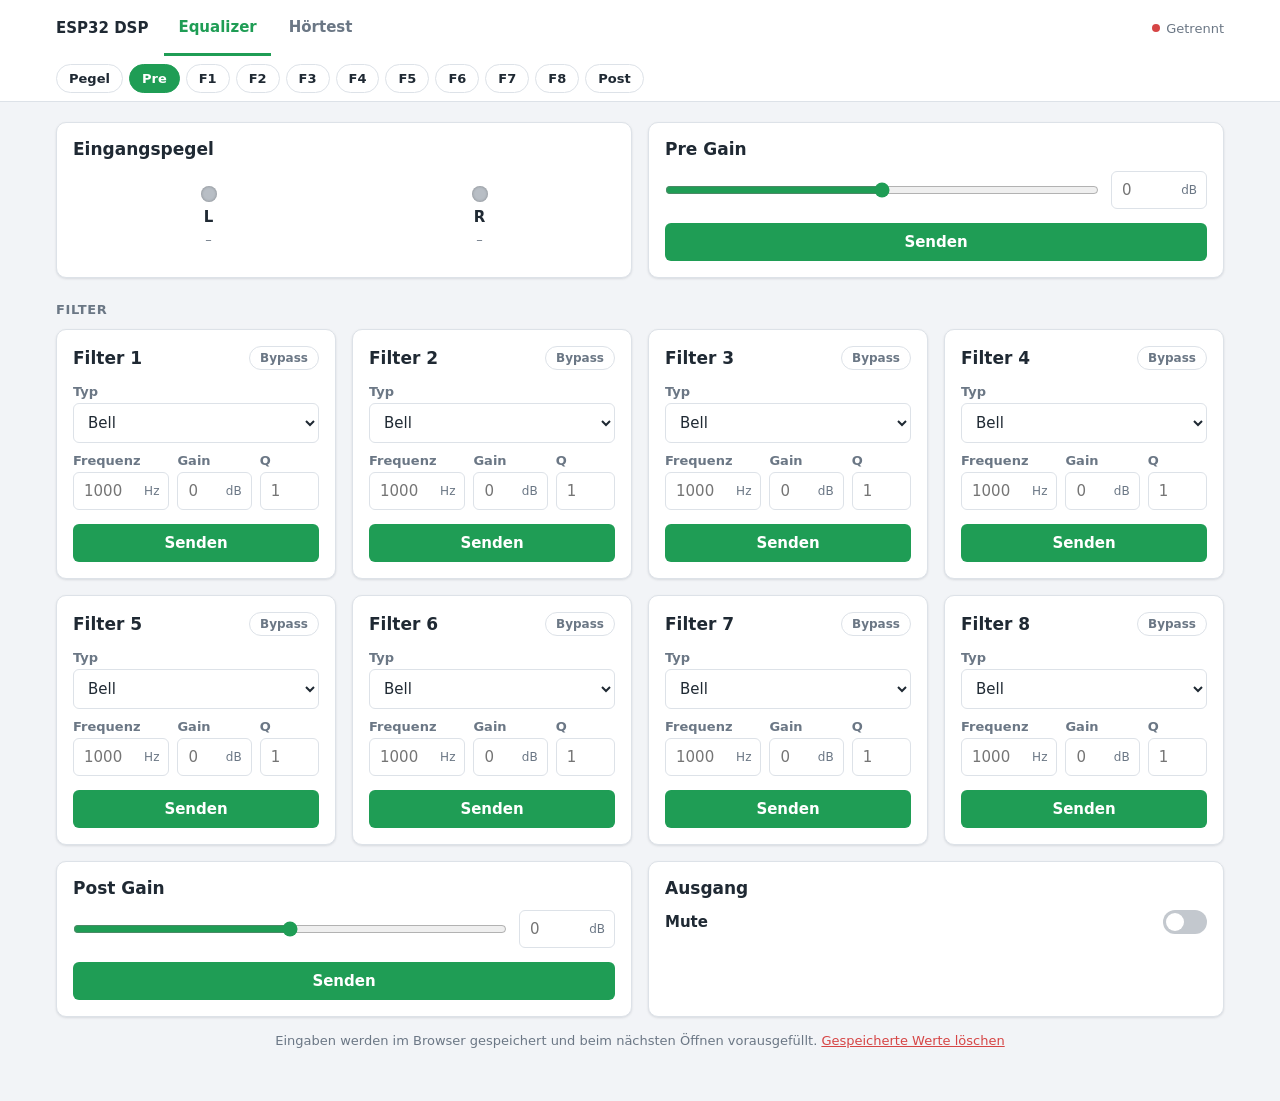
<file: firmware/data/index.html>
<!DOCTYPE html>
<html lang="de">

<head>
    <meta charset="UTF-8">
    <meta name="viewport" content="width=device-width, initial-scale=1.0">
    <title>DSP – Equalizer</title>
    <link rel="stylesheet" href="main.css">
</head>

<body>
    <!-- =======================
         Hauptnavigation (gleich auf allen Seiten)
         ======================= -->
    <header class="topbar">
        <div class="topbar-inner">
            <span class="brand">ESP32 DSP</span>
            <nav class="tabs">
                <a href="/" class="tab active" aria-current="page">Equalizer</a>
                <a href="/hoertest.html" class="tab">Hörtest</a>
            </nav>
            <span id="connectionStatus" class="conn" title="WebSocket-Verbindung">
                <span class="conn-dot"></span><span id="outputSignalLeds">Verbinde …</span>
            </span>
        </div>

        <!-- Sprungnavigation innerhalb der Seite (wird in app.js um Filter 1–8 ergänzt) -->
        <nav class="subnav" id="subnav">
            <a href="#sectionMeter" class="chip">Pegel</a>
            <a href="#sectionPre" class="chip">Pre</a>
            <!-- Filter-Chips werden hier eingefügt -->
            <a href="#postFilterContainer" class="chip" id="chipPost">Post</a>
        </nav>
    </header>

    <main class="page">

        <!-- =======================
             Metering + Pre Gain
             ======================= -->
        <section class="row">
            <div class="card" id="sectionMeter">
                <h2>Eingangspegel</h2>
                <div class="led-container">
                    <div class="led-unit">
                        <span id="signalLedL" class="led"></span>
                        <span class="led-label">L</span>
                        <span id="channelSignalLedL" class="led-value">–</span>
                    </div>
                    <div class="led-unit">
                        <span id="signalLedR" class="led"></span>
                        <span class="led-label">R</span>
                        <span id="channelSignalLedR" class="led-value">–</span>
                    </div>
                </div>
            </div>

            <div class="card" id="sectionPre">
                <h2>Pre Gain</h2>
                <div class="gain-control">
                    <input type="range" id="gainPreSlider" min="-30" max="30" step="0.5" value="0"
                        aria-label="Pre Gain">
                    <div class="field field-unit">
                        <input type="text" id="gainPreInput" inputmode="decimal" placeholder="0">
                        <span class="unit">dB</span>
                    </div>
                </div>
                <button id="gainPreSend" class="btn">Senden</button>
                <p id="outputGainPre" class="status"></p>
            </div>
        </section>

        <!-- =======================
             Filter 1 … FILTER_COUNT (werden in app.js aus dem Template erzeugt)
             ======================= -->
        <h2 class="section-title">Filter</h2>
        <section class="filter-grid" id="filterGrid"></section>

        <template id="filterTemplate">
            <div class="card filter-card">
                <div class="card-head">
                    <h2 data-role="title">Filter</h2>
                    <button data-role="bypass" class="toggle-btn" title="Filter umgehen">Bypass</button>
                </div>

                <label data-role="typeLabel">Typ</label>
                <select data-role="type">
                    <option value="bell">Bell</option>
                </select>

                <div class="field-row">
                    <div>
                        <label data-role="freqLabel">Frequenz</label>
                        <div class="field field-unit">
                            <input type="text" data-role="freq" inputmode="decimal" placeholder="1000">
                            <span class="unit">Hz</span>
                        </div>
                    </div>
                    <div>
                        <label data-role="gainLabel">Gain</label>
                        <div class="field field-unit">
                            <input type="text" data-role="gain" inputmode="decimal" placeholder="0">
                            <span class="unit">dB</span>
                        </div>
                    </div>
                    <div>
                        <label data-role="qLabel">Q</label>
                        <div class="field">
                            <input type="text" data-role="q" inputmode="decimal" placeholder="1">
                        </div>
                    </div>
                </div>

                <button data-role="send" class="btn">Senden</button>
                <p data-role="output" class="status"></p>
            </div>
        </template>

        <!-- =======================
             Post Gain + Mute
             ======================= -->
        <section class="row">
            <div class="card" id="postFilterContainer">
                <h2>Post Gain</h2>
                <div class="gain-control">
                    <input type="range" id="gainPostSlider" min="-30" max="30" step="0.5" value="0"
                        aria-label="Post Gain">
                    <div class="field field-unit">
                        <input type="text" id="gainPostInput" inputmode="decimal" placeholder="0">
                        <span class="unit">dB</span>
                    </div>
                </div>
                <button id="gainPostSend" class="btn">Senden</button>
                <p id="outputGainPost" class="status"></p>
            </div>

            <div class="card">
                <h2>Ausgang</h2>
                <div class="switch-row">
                    <label for="muteCheckbox">Mute</label>
                    <label class="switch">
                        <input type="checkbox" id="muteCheckbox">
                        <span class="slider"></span>
                    </label>
                </div>
                <p id="outputMute" class="status"></p>
            </div>
        </section>

        <p class="footnote">Eingaben werden im Browser gespeichert und beim nächsten Öffnen vorausgefüllt.
            <button id="resetStorage" class="link-btn">Gespeicherte Werte löschen</button></p>
    </main>

    <script src="app.js"></script>
</body>

</html>
</file>
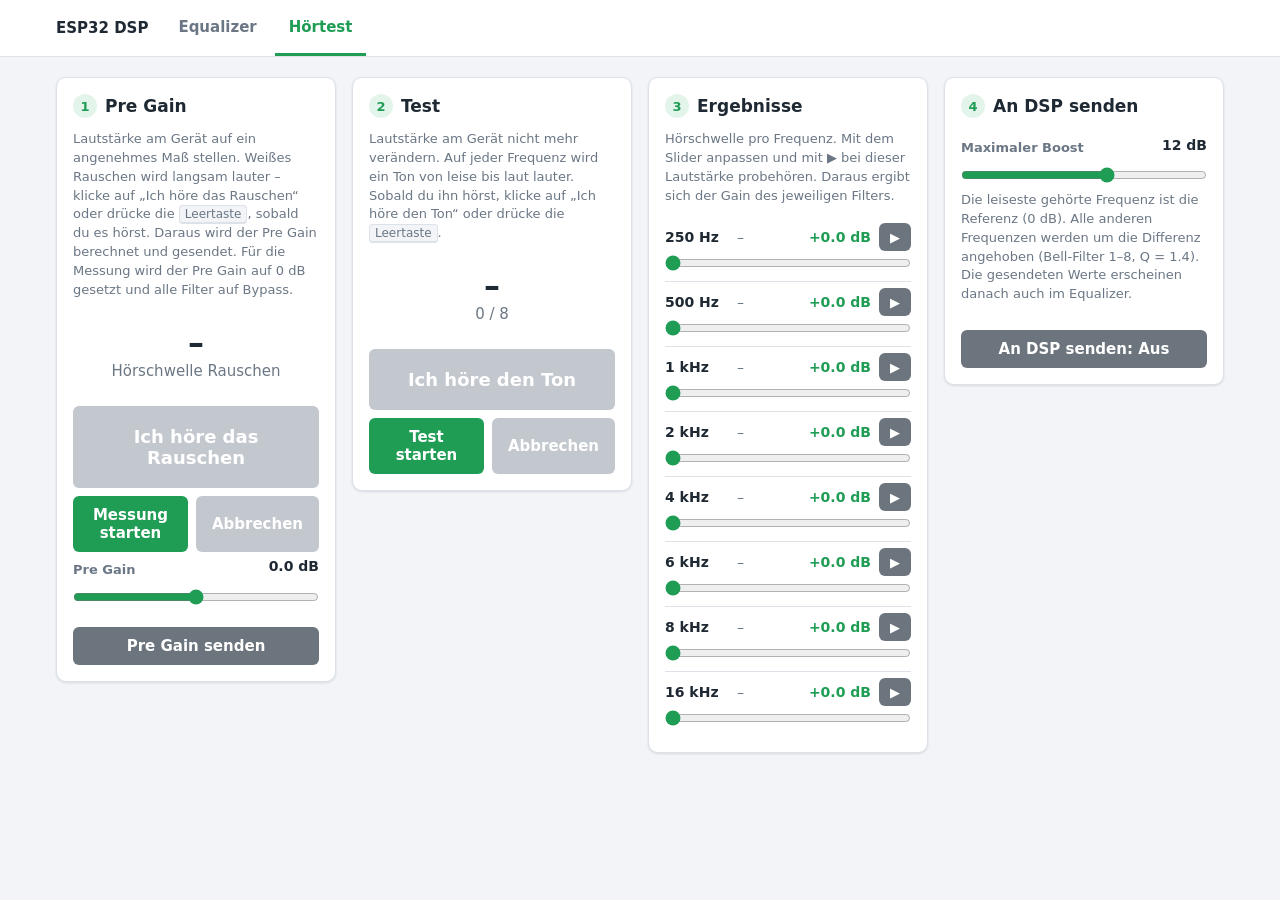
<file: firmware/data/hoertest.html>
<!DOCTYPE html>
<html lang="de">

<head>
    <meta charset="UTF-8">
    <meta name="viewport" content="width=device-width, initial-scale=1.0">
    <title>DSP – Hörtest</title>
    <link rel="stylesheet" href="main.css">
</head>

<body>
    <!-- =======================
         Hauptnavigation (gleich auf allen Seiten)
         ======================= -->
    <header class="topbar">
        <div class="topbar-inner">
            <span class="brand">ESP32 DSP</span>
            <nav class="tabs">
                <a href="/" class="tab">Equalizer</a>
                <a href="/hoertest.html" class="tab active" aria-current="page">Hörtest</a>
            </nav>
        </div>
    </header>

    <main class="page">
        <section class="row row-3">

            <!-- =======================
                 1. Pre Gain bestimmen (weißes Rauschen)
                 ======================= -->
            <div class="card">
                <h2><span class="step">1</span>Pre Gain</h2>

                <p class="hint">
                    Lautstärke am Gerät auf ein angenehmes Maß stellen. Weißes Rauschen wird langsam
                    lauter – klicke auf „Ich höre das Rauschen“ oder drücke die <kbd>Leertaste</kbd>,
                    sobald du es hörst. Daraus wird der Pre Gain berechnet und gesendet.
                    Für die Messung wird der Pre Gain auf 0 dB gesetzt und alle Filter auf Bypass.
                </p>

                <div class="test-display">
                    <p id="noiseThreshold" class="big-value">–</p>
                    <p class="muted">Hörschwelle Rauschen</p>
                </div>

                <button id="noiseHeard" class="btn heard-btn" disabled>Ich höre das Rauschen</button>
                <div class="btn-row">
                    <button id="noiseStart" class="btn">Messung starten</button>
                    <button id="noiseCancel" class="btn btn-secondary" disabled>Abbrechen</button>
                </div>

                <div class="label-row">
                    <label for="preGainSlider">Pre Gain</label>
                    <span id="preGainValue" class="value-badge"></span>
                </div>
                <input type="range" id="preGainSlider" min="-30" max="30" step="0.5" value="0">
                <button id="preGainSend" class="btn btn-secondary">Pre Gain senden</button>

                <p id="outputNoise" class="status"></p>
            </div>

            <!-- =======================
                 2. Test
                 ======================= -->
            <div class="card">
                <h2><span class="step">2</span>Test</h2>

                <p class="hint">
                    Lautstärke am Gerät nicht mehr verändern. Auf jeder Frequenz wird ein Ton
                    von leise bis laut lauter. Sobald du ihn hörst, klicke auf „Ich höre den Ton“
                    oder drücke die <kbd>Leertaste</kbd>.
                </p>

                <div class="test-display">
                    <p id="testFreq" class="big-value">–</p>
                    <p id="testProgress" class="muted">0 / 8</p>
                </div>

                <!-- Lautstärkeanzeige: ausgeblendet, damit der Tonstart nicht sichtbar ist -->
                <div hidden>
                    <p id="testLevel" class="big-value">– dBFS</p>
                    <div class="level-bar"><div id="testLevelFill" class="level-bar-fill"></div></div>
                </div>

                <button id="testHeard" class="btn heard-btn" disabled>Ich höre den Ton</button>
                <div class="btn-row">
                    <button id="testStart" class="btn">Test starten</button>
                    <button id="testCancel" class="btn btn-secondary" disabled>Abbrechen</button>
                </div>

                <p id="outputTest" class="status"></p>
            </div>

            <!-- =======================
                 3. Ergebnisse / manuelles Patchen
                 Zeilen werden in hoertest.js aus #bandTemplate erzeugt
                 ======================= -->
            <div class="card">
                <h2><span class="step">3</span>Ergebnisse</h2>
                <p class="hint">
                    Hörschwelle pro Frequenz. Mit dem Slider anpassen und mit ▶ bei dieser Lautstärke
                    probehören. Daraus ergibt sich der Gain des jeweiligen Filters.
                </p>

                <div id="bandList"></div>

                <template id="bandTemplate">
                    <div class="band-row">
                        <div class="band-head">
                            <span data-role="freq" class="band-freq"></span>
                            <span data-role="threshold" class="band-value"></span>
                            <span data-role="gain" class="band-gain"></span>
                            <button data-role="play" class="play-btn" title="Ton probehören">▶</button>
                        </div>
                        <input type="range" data-role="slider" min="-80" max="0" step="1">
                    </div>
                </template>
            </div>

            <!-- =======================
                 4. Übertragung an den ADAU
                 ======================= -->
            <div class="card">
                <h2><span class="step">4</span>An DSP senden</h2>

                <div class="label-row">
                    <label for="maxBoost">Maximaler Boost</label>
                    <span id="maxBoostValue" class="value-badge"></span>
                </div>
                <input type="range" id="maxBoost" min="0" max="20" step="1" value="12">

                <p class="hint">
                    Die leiseste gehörte Frequenz ist die Referenz (0 dB). Alle anderen Frequenzen
                    werden um die Differenz angehoben (Bell-Filter 1–8, Q = <span id="qValue"></span>).
                    Die gesendeten Werte erscheinen danach auch im Equalizer.
                </p>

                <!-- An/Aus: aktiv = Filter senden, inaktiv = alle 8 Filter auf Bypass -->
                <button id="dspToggle" class="btn dsp-toggle">An DSP senden: Aus</button>
                <p id="outputDsp" class="status"></p>
            </div>

        </section>
    </main>

    <script src="hoertest.js"></script>
</body>

</html>
</file>
<file: firmware/data/main.css>
/* ===========================
   Farben & Grundwerte
   =========================== */
:root {
    --bg: #f2f4f7;
    --card: #ffffff;
    --text: #1f2933;
    --muted: #6b7785;
    --border: #dde2e8;
    --accent: #1f9d55;
    --accent-hover: #188046;
    --accent-soft: #e3f4ea;
    --danger: #d64545;
    --danger-soft: #fbe9e9;
    --neutral: #6c757d;
    --radius: 10px;
    --shadow: 0 1px 3px rgba(16, 24, 40, 0.08), 0 1px 2px rgba(16, 24, 40, 0.04);
    --header-h: 104px; /* Höhe Topbar + Sprungnavigation, für Anker-Sprünge */
}

* {
    box-sizing: border-box;
}

html {
    scroll-behavior: smooth;
}

body {
    margin: 0;
    font-family: system-ui, -apple-system, "Segoe UI", Roboto, Arial, sans-serif;
    font-size: 15px;
    color: var(--text);
    background: var(--bg);
}

h2 {
    font-size: 17px;
    margin: 0 0 12px 0;
    display: flex;
    align-items: center;
    gap: 8px;
}


/* ===========================
   Topbar + Navigation
   =========================== */
.topbar {
    position: sticky;
    top: 0;
    z-index: 10;
    background: var(--card);
    border-bottom: 1px solid var(--border);
}

.topbar-inner {
    max-width: 1200px;
    margin: 0 auto;
    padding: 0 16px;
    height: 56px;
    display: flex;
    align-items: center;
    gap: 16px;
}

.brand {
    font-weight: 700;
    white-space: nowrap;
}

.tabs {
    display: flex;
    gap: 4px;
    height: 100%;
}

.tab {
    display: flex;
    align-items: center;
    padding: 0 14px;
    color: var(--muted);
    text-decoration: none;
    font-weight: 600;
    border-bottom: 3px solid transparent;
}

.tab:hover {
    color: var(--text);
}

.tab.active {
    color: var(--accent);
    border-bottom-color: var(--accent);
}

/* Verbindungsstatus (WebSocket) */
.conn {
    margin-left: auto;
    display: flex;
    align-items: center;
    gap: 6px;
    font-size: 13px;
    color: var(--muted);
    white-space: nowrap;
}

.conn-dot {
    width: 8px;
    height: 8px;
    border-radius: 50%;
    background: #f0b429;
}

.conn[data-state="ok"] .conn-dot {
    background: var(--accent);
}

.conn[data-state="error"] .conn-dot {
    background: var(--danger);
}

/* Sprungnavigation innerhalb einer Seite */
.subnav {
    max-width: 1200px;
    margin: 0 auto;
    padding: 8px 16px;
    display: flex;
    gap: 6px;
    overflow-x: auto;
    scrollbar-width: none;
}

.subnav::-webkit-scrollbar {
    display: none;
}

.chip {
    flex: 0 0 auto;
    padding: 6px 12px;
    border-radius: 999px;
    border: 1px solid var(--border);
    background: var(--card);
    color: var(--text);
    font-size: 13px;
    font-weight: 600;
    text-decoration: none;
}

.chip:hover {
    border-color: var(--accent);
}

.chip.active {
    background: var(--accent);
    border-color: var(--accent);
    color: #fff;
}

.chip.is-bypassed:not(.active) {
    color: var(--muted);
    text-decoration: line-through;
}


/* ===========================
   Seitenlayout
   =========================== */
.page {
    max-width: 1200px;
    margin: 0 auto;
    padding: 20px 16px 40px;
}

.row {
    display: grid;
    grid-template-columns: repeat(auto-fit, minmax(280px, 1fr));
    gap: 16px;
    margin-bottom: 16px;
}

.row-3 {
    grid-template-columns: repeat(auto-fit, minmax(260px, 1fr));
    align-items: start;
}

.filter-grid {
    display: grid;
    grid-template-columns: repeat(auto-fill, minmax(250px, 1fr));
    gap: 16px;
    margin-bottom: 16px;
}

.section-title {
    margin: 24px 0 12px;
    color: var(--muted);
    font-size: 13px;
    text-transform: uppercase;
    letter-spacing: 0.05em;
}

.card {
    background: var(--card);
    border: 1px solid var(--border);
    border-radius: var(--radius);
    box-shadow: var(--shadow);
    padding: 16px;
    display: flex;
    flex-direction: column;
    scroll-margin-top: calc(var(--header-h) + 12px);
    transition: opacity 0.2s;
}

.card-head {
    display: flex;
    justify-content: space-between;
    align-items: center;
    margin-bottom: 4px;
}

.card-head h2 {
    margin: 0;
}

.filter-card.is-bypassed {
    opacity: 0.6;
}

.footnote {
    font-size: 13px;
    color: var(--muted);
    text-align: center;
}


/* ===========================
   Formularelemente
   =========================== */
label {
    display: block;
    font-size: 13px;
    font-weight: 600;
    color: var(--muted);
    margin: 10px 0 4px;
}

input[type="text"],
select {
    width: 100%;
    padding: 9px 10px;
    font: inherit;
    color: inherit;
    border: 1px solid var(--border);
    border-radius: 6px;
    background: #fff;
}

input[type="text"]:focus,
select:focus {
    outline: none;
    border-color: var(--accent);
    box-shadow: 0 0 0 3px var(--accent-soft);
}

input[type="range"] {
    width: 100%;
    margin: 8px 0;
    accent-color: var(--accent);
}

/* Eingabefeld mit Einheit rechts */
.field {
    position: relative;
}

.field-unit input {
    padding-right: 34px;
}

.unit {
    position: absolute;
    right: 10px;
    top: 50%;
    transform: translateY(-50%);
    font-size: 12px;
    color: var(--muted);
    pointer-events: none;
}

.field-row {
    display: grid;
    grid-template-columns: 1.3fr 1fr 0.8fr;
    gap: 8px;
}

.gain-control {
    display: grid;
    grid-template-columns: 1fr 96px;
    gap: 12px;
    align-items: center;
}

.label-row {
    display: flex;
    justify-content: space-between;
    align-items: center;
}

.value-badge {
    font-weight: 700;
    font-size: 14px;
}

/* Buttons */
.btn {
    margin-top: 14px;
    padding: 10px 16px;
    border: none;
    border-radius: 6px;
    background: var(--accent);
    color: #fff;
    font: inherit;
    font-weight: 600;
    cursor: pointer;
}

.btn:hover {
    background: var(--accent-hover);
}

.btn-secondary {
    background: var(--neutral);
}

.btn-secondary:hover {
    background: #5a6268;
}

button:disabled,
button:disabled:hover {
    background: #c3c8ce;
    cursor: not-allowed;
}

.btn-row {
    display: flex;
    gap: 8px;
}

.btn-row .btn {
    flex: 1;
    margin-top: 8px;
}

.toggle-btn {
    padding: 4px 10px;
    border: 1px solid var(--border);
    border-radius: 999px;
    background: #fff;
    color: var(--muted);
    font: inherit;
    font-size: 12px;
    font-weight: 600;
    cursor: pointer;
}

.toggle-btn:hover {
    border-color: var(--neutral);
}

.toggle-btn.active {
    background: var(--danger);
    border-color: var(--danger);
    color: #fff;
}

.link-btn {
    border: none;
    background: none;
    padding: 0;
    color: var(--danger);
    font: inherit;
    text-decoration: underline;
    cursor: pointer;
}

/* Statuszeile unter Karten */
.status {
    min-height: 1.2em;
    margin: 8px 0 0;
    font-size: 12px;
    color: var(--muted);
    word-break: break-word;
}

.status[data-type="ok"] {
    color: var(--accent);
}

.status[data-type="error"] {
    color: var(--danger);
}

.status:empty {
    display: none;
}

.hint {
    font-size: 13px;
    color: var(--muted);
    margin: 0 0 12px;
    line-height: 1.45;
}

.muted {
    color: var(--muted);
    margin: 0;
}

kbd {
    font-family: inherit;
    font-size: 12px;
    padding: 1px 5px;
    border: 1px solid var(--border);
    border-bottom-width: 2px;
    border-radius: 4px;
    background: var(--bg);
}


/* ===========================
   Mute-Switch
   =========================== */
.switch-row {
    display: flex;
    justify-content: space-between;
    align-items: center;
}

.switch-row label {
    margin: 0;
    font-size: 15px;
    color: var(--text);
}

.switch {
    position: relative;
    display: inline-block;
    width: 44px;
    height: 24px;
}

.switch input {
    opacity: 0;
    width: 0;
    height: 0;
}

.slider {
    position: absolute;
    inset: 0;
    cursor: pointer;
    background: #c3c8ce;
    border-radius: 24px;
    transition: 0.2s;
}

.slider:before {
    content: "";
    position: absolute;
    width: 18px;
    height: 18px;
    left: 3px;
    top: 3px;
    background: #fff;
    border-radius: 50%;
    transition: 0.2s;
}

input:checked + .slider {
    background: var(--danger);
}

input:checked + .slider:before {
    transform: translateX(20px);
}


/* ===========================
   Pegel-LEDs
   =========================== */
.led-container {
    display: flex;
    justify-content: space-around;
    align-items: center;
    flex: 1;
    padding: 8px 0;
}

.led-unit {
    display: flex;
    flex-direction: column;
    align-items: center;
    gap: 6px;
}

.led {
    width: 16px;
    height: 16px;
    border-radius: 50%;
    background: #b8bec5;
    box-shadow: inset 0 0 3px rgba(0, 0, 0, 0.3);
}

.led.green {
    background: #28a745;
    box-shadow: 0 0 8px #28a745;
}

.led.yellow {
    background: #e7d808;
    box-shadow: 0 0 8px #e7d808;
}

.led.red {
    background: var(--danger);
    box-shadow: 0 0 8px var(--danger);
}

.led.black {
    background: #000;
}

.led-label {
    font-weight: 700;
}

.led-value {
    font-size: 13px;
    color: var(--muted);
    font-variant-numeric: tabular-nums;
}


/* ===========================
   Hörtest
   =========================== */
.step {
    display: inline-flex;
    align-items: center;
    justify-content: center;
    width: 24px;
    height: 24px;
    border-radius: 50%;
    background: var(--accent-soft);
    color: var(--accent);
    font-size: 13px;
}

.test-display {
    text-align: center;
    padding: 12px 0;
}

.big-value {
    font-size: 32px;
    font-weight: 700;
    margin: 0;
}

.level-bar {
    width: 100%;
    height: 12px;
    background: #e9ecef;
    border-radius: 6px;
    overflow: hidden;
    margin: 10px 0;
}

.level-bar-fill {
    height: 100%;
    width: 0;
    background: linear-gradient(90deg, #28a745, #e7f708, #dc3545);
}

.heard-btn {
    font-size: 18px;
    padding: 20px;
}

.band-row {
    border-bottom: 1px solid var(--border);
    padding: 6px 0;
}

.band-row:last-child {
    border-bottom: none;
}

.band-head {
    display: flex;
    align-items: center;
    gap: 8px;
    font-size: 14px;
}

.band-freq {
    font-weight: 700;
    width: 64px;
}

.band-value {
    flex: 1;
    color: var(--muted);
    font-variant-numeric: tabular-nums;
}

.band-gain {
    color: var(--accent);
    font-weight: 700;
    font-variant-numeric: tabular-nums;
}

.band-row input[type="range"] {
    margin: 4px 0 0;
}

.play-btn {
    width: 32px;
    height: 28px;
    padding: 0;
    border: none;
    border-radius: 6px;
    background: var(--neutral);
    color: #fff;
    cursor: pointer;
}

.play-btn.active {
    background: var(--danger);
}

.dsp-toggle,
.dsp-toggle:hover {
    background: var(--neutral);
}

.dsp-toggle.active {
    background: var(--accent);
}


/* ===========================
   Smartphone
   =========================== */
@media (max-width: 600px) {
    .brand {
        display: none;
    }

    .tab {
        padding: 0 10px;
    }

    .page {
        padding-top: 12px;
    }
}
</file>
